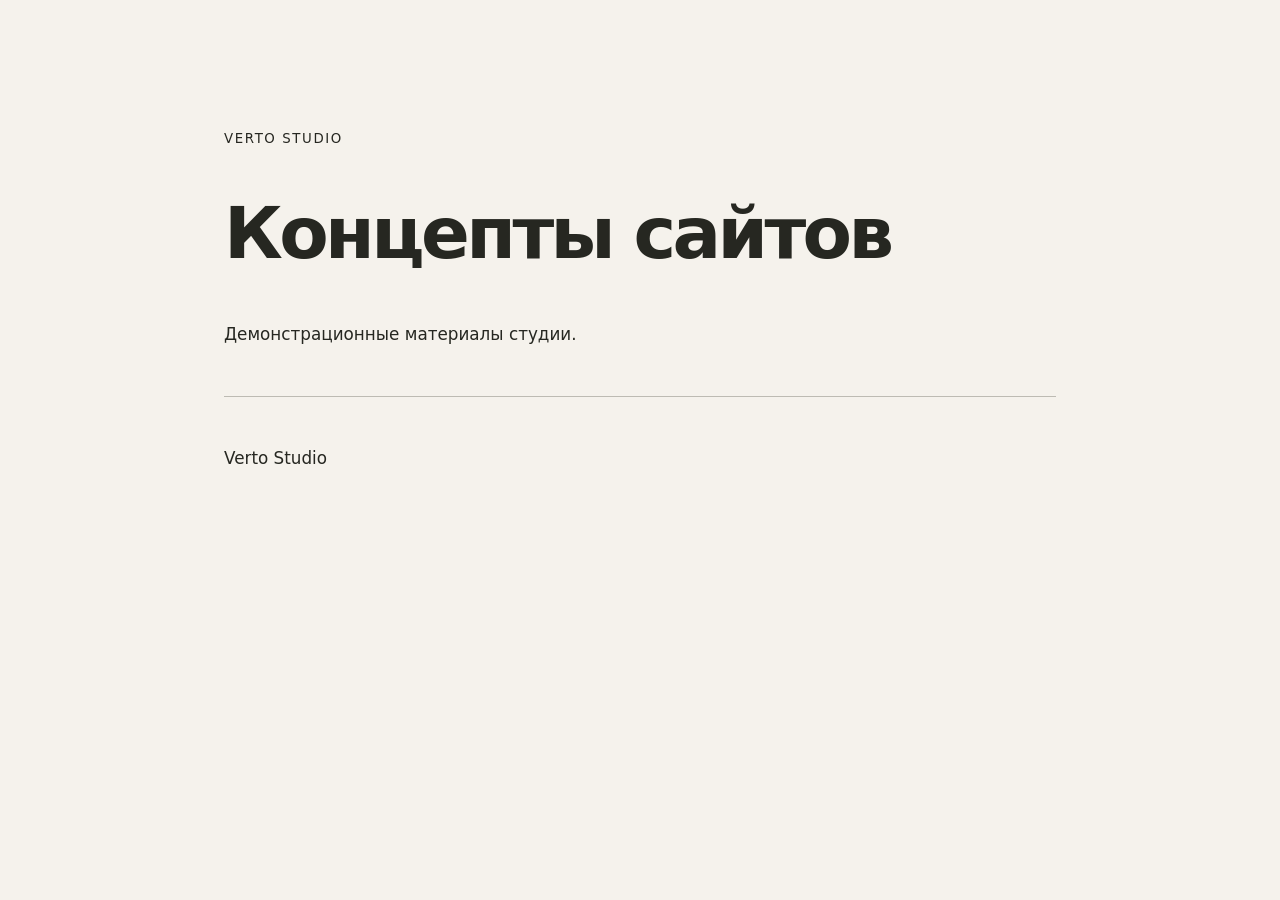
<file: index.html>
<!doctype html>
<html lang="ru"><head><meta charset="utf-8"><meta name="viewport" content="width=device-width,initial-scale=1"><meta name="robots" content="noindex,nofollow,noarchive"><meta name="description" content="Демонстрационные материалы Verto Studio."><meta http-equiv="Content-Security-Policy" content="default-src 'none'; style-src 'unsafe-inline'; img-src 'self'; base-uri 'none'; form-action 'none'"><link rel="icon" href="assets/favicon.svg" type="image/svg+xml"><title>Концепты — Verto Studio</title><style>body{margin:0;background:#f5f2ec;color:#262721;font-family:system-ui,sans-serif}main{max-width:52rem;margin:auto;padding:clamp(3rem,10vw,8rem) 1.5rem}p{font-size:1.05rem;line-height:1.6}h1{font-size:clamp(2.2rem,7vw,4.5rem);line-height:1.08;letter-spacing:-.05em}small{letter-spacing:.12em}hr{border:0;border-top:1px solid #bdbbb3;margin:3rem 0}</style></head><body><main><small>VERTO STUDIO</small><h1>Концепты сайтов</h1><p>Демонстрационные материалы студии.</p><hr><p>Verto Studio</p></main></body></html>
</file>
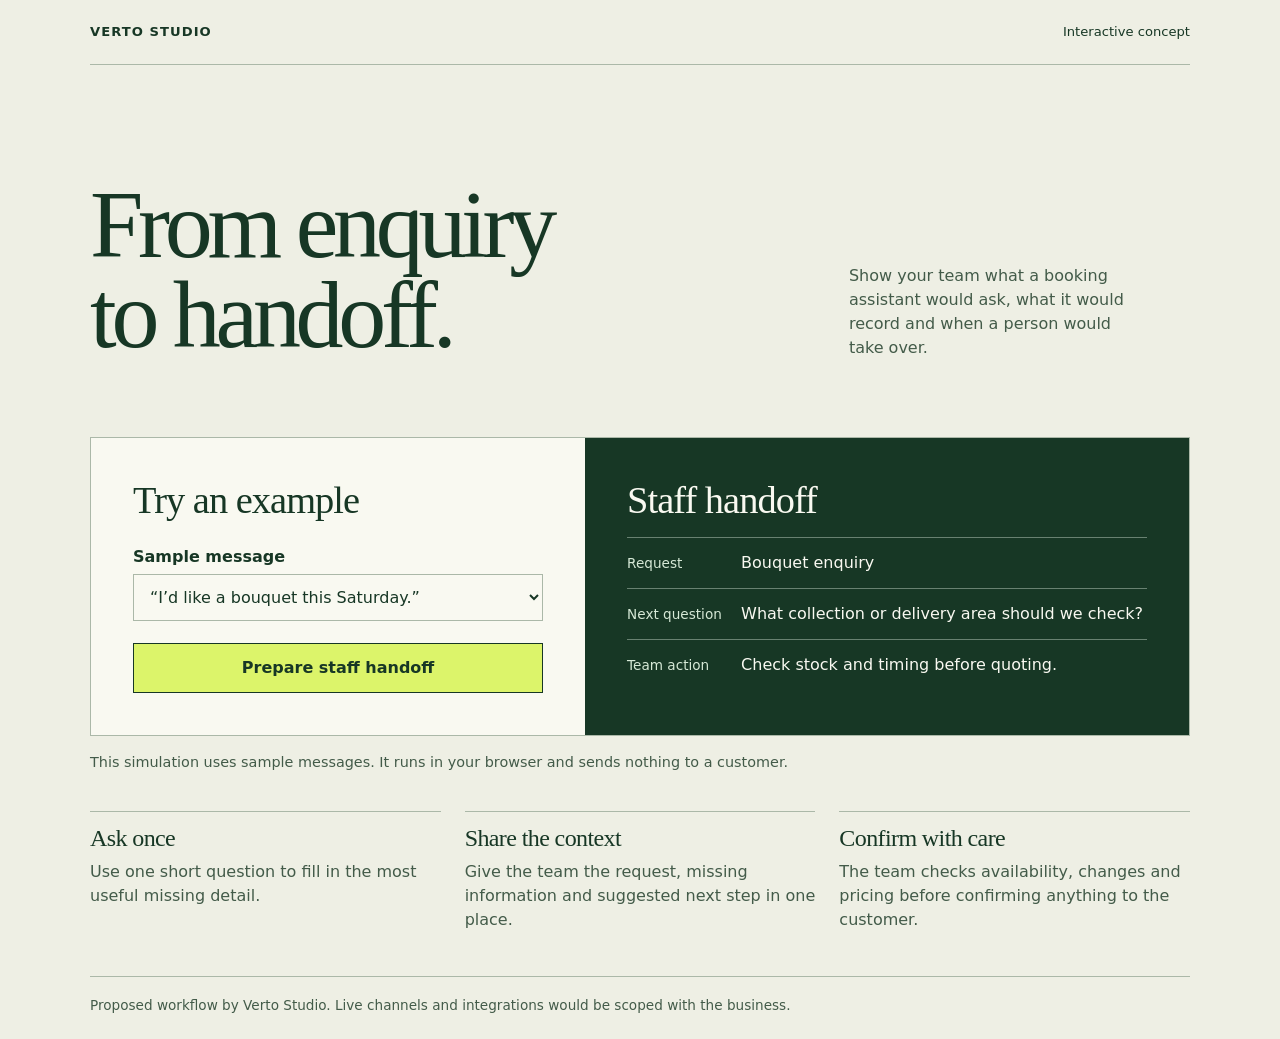
<file: automation-demo/index.html>
<!doctype html>
<html lang="en">
<head>
<meta charset="utf-8">
<meta name="viewport" content="width=device-width,initial-scale=1">
<meta name="robots" content="noindex,nofollow">
<link rel="icon" href="data:,">
<title>From enquiry to handoff · Verto Studio</title>
<style>
:root{color-scheme:light;--paper:#eeefe4;--ink:#173725;--soft:#435b49;--line:#abb8a8;--accent:#dcf46a;--white:#f9f9f1}
*{box-sizing:border-box}body{margin:0;background:var(--paper);color:var(--ink);font:16px/1.5 system-ui,sans-serif}
.wrap{width:min(1100px,calc(100% - 44px));margin:auto}header{padding:22px 0;display:flex;justify-content:space-between;gap:14px;border-bottom:1px solid var(--line);font-size:.82rem}header strong{letter-spacing:.08em;text-transform:uppercase}
.hero{padding:clamp(46px,9vw,115px) 0 clamp(40px,6vw,78px);display:grid;grid-template-columns:1.5fr .7fr;align-items:end;gap:28px}h1,h2,p{margin:0}h1{font:normal clamp(2.8rem,7.5vw,6.6rem)/.94 Georgia,serif;letter-spacing:-.055em}h2{font:normal clamp(1.7rem,3vw,2.5rem)/1.06 Georgia,serif;letter-spacing:-.025em}.hero p{max-width:29ch;color:var(--soft)}
.lab{display:grid;grid-template-columns:.9fr 1.1fr;border:1px solid var(--line)}.input,.output{padding:clamp(21px,4vw,42px)}.input{background:var(--white)}.output{background:var(--ink);color:var(--white)}label{display:block;font-weight:700;margin:24px 0 5px}select,button{font:inherit;width:100%;color:inherit;padding:12px;min-height:45px;border-radius:0}select{border:1px solid var(--line);background:transparent}button{margin-top:22px;background:var(--accent);border:1px solid var(--ink);font-weight:750;cursor:pointer}button:hover{background:#e4f993}button:focus-visible,select:focus-visible{outline:3px solid #337c49;outline-offset:3px}.output dl{margin:16px 0 0}.output div{border-top:1px solid #688171;padding:13px 0;display:grid;grid-template-columns:100px 1fr;align-items:baseline;gap:14px}.output dt{color:#d7e9d7;font-size:.85rem}.output dd{margin:0}.note{color:var(--soft);font-size:.9rem;margin:16px 0}.steps{margin:38px 0 44px;display:grid;grid-template-columns:repeat(3,1fr);gap:24px}.steps section{border-top:1px solid var(--line);padding-top:14px}.steps h2{font-size:1.5rem}.steps p{margin-top:8px;color:var(--soft)}footer{border-top:1px solid var(--line);padding:18px 0 24px;color:var(--soft);font-size:.85rem}
@media(max-width:680px){.wrap{width:calc(100% - 32px)}.hero,.lab,.steps{grid-template-columns:1fr}.hero{gap:18px}.steps{gap:18px}.output div{grid-template-columns:78px 1fr;gap:8px}}
</style>
</head>
<body><div class="wrap">
<header><strong>Verto Studio</strong><span>Interactive concept</span></header>
<main>
<section class="hero"><h1>From enquiry<br>to handoff.</h1><p>Show your team what a booking assistant would ask, what it would record and when a person would take over.</p></section>
<section class="lab" aria-label="Enquiry simulator">
<div class="input"><h2>Try an example</h2><label for="scenario">Sample message</label><select id="scenario"><option value="bouquet">“I’d like a bouquet this Saturday.”</option><option value="event">“Can you do flowers for our wedding?”</option><option value="change">“I need to change an order.”</option></select><button type="button" id="run">Prepare staff handoff</button></div>
<div class="output"><h2>Staff handoff</h2><dl aria-live="polite"><div><dt>Request</dt><dd id="request">Bouquet enquiry</dd></div><div><dt>Next question</dt><dd id="question">What collection or delivery area should we check?</dd></div><div><dt>Team action</dt><dd id="action">Check stock and timing before quoting.</dd></div></dl></div>
</section>
<p class="note">This simulation uses sample messages. It runs in your browser and sends nothing to a customer.</p>
<div class="steps">
<section><h2>Ask once</h2><p>Use one short question to fill in the most useful missing detail.</p></section>
<section><h2>Share the context</h2><p>Give the team the request, missing information and suggested next step in one place.</p></section>
<section><h2>Confirm with care</h2><p>The team checks availability, changes and pricing before confirming anything to the customer.</p></section>
</div>
</main><footer>Proposed workflow by Verto Studio. Live channels and integrations would be scoped with the business.</footer>
</div>
<script>
const scenarios={
  bouquet:['Bouquet enquiry','What collection or delivery area should we check?','Check stock and timing before quoting.'],
  event:['Wedding flowers','What are the event date and venue?','Route to the events team for a consultation.'],
  change:['Existing order change','What is the order reference?','Forward the request to a person for review.']
};
document.querySelector('#run').addEventListener('click',()=>{
  const output=scenarios[document.querySelector('#scenario').value];
  ['request','question','action'].forEach((id,index)=>{
    document.getElementById(id).textContent=output[index];
  });
});
</script>
</body></html>
</file>
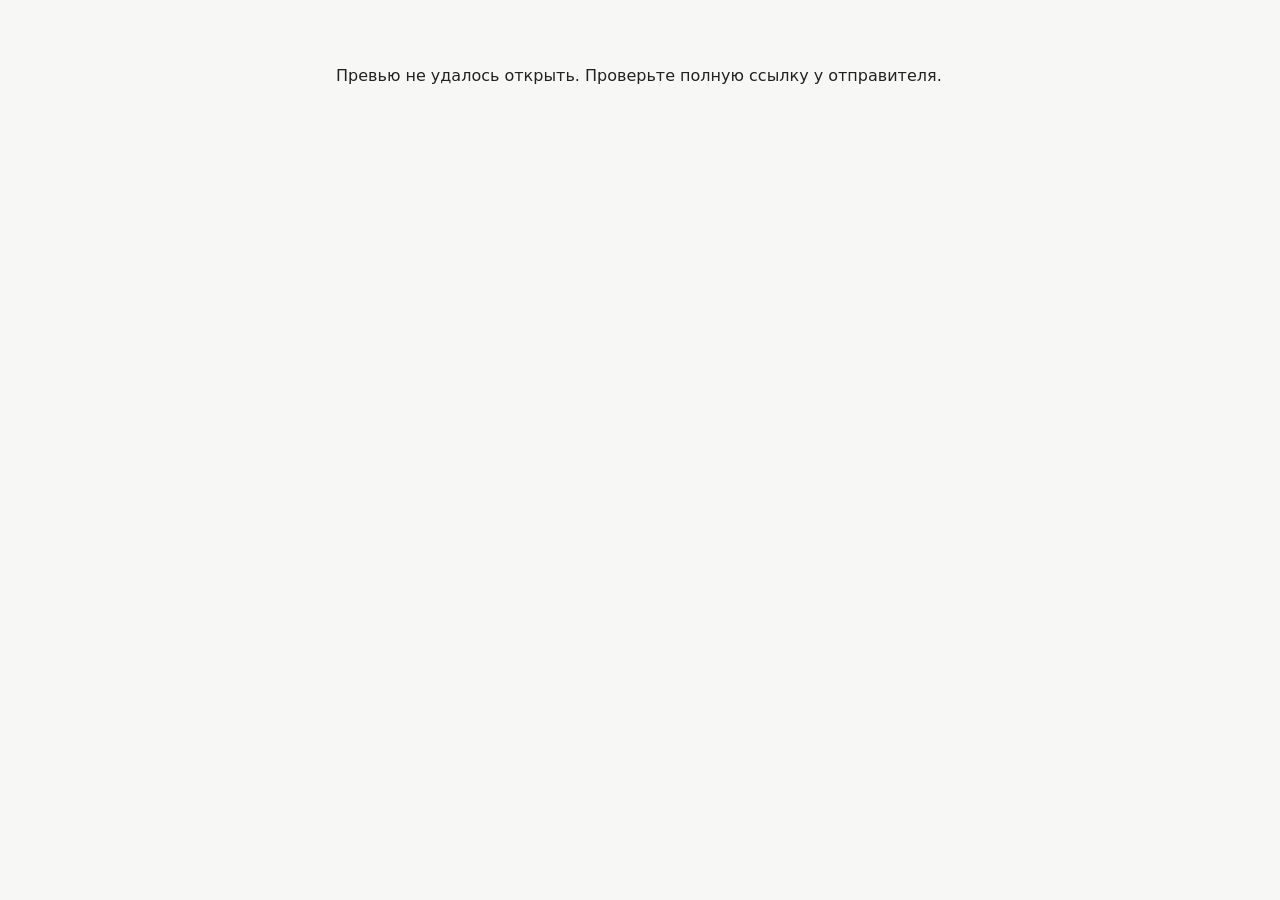
<file: falla-florist-demo/index.html>
<!doctype html><html lang="ru"><head><meta charset="utf-8"><meta name="viewport" content="width=device-width,initial-scale=1"><meta name="referrer" content="no-referrer"><meta name="robots" content="noindex,nofollow,noarchive"><meta http-equiv="Content-Security-Policy" content="default-src 'none'; script-src 'self' 'unsafe-inline'; style-src 'self' 'unsafe-inline'; img-src data:; connect-src 'self'; frame-src 'self' about:; form-action 'none'; base-uri 'none'; object-src 'none'"><link rel="icon" href="data:,"><link rel="stylesheet" href="loader.css"><title>Приватное превью</title><script src="loader.js" defer></script></head><body><p id="status" role="status">Открываем превью…</p><noscript>Для расшифровки превью включите JavaScript.</noscript><main id="preview"></main></body></html>
</file>
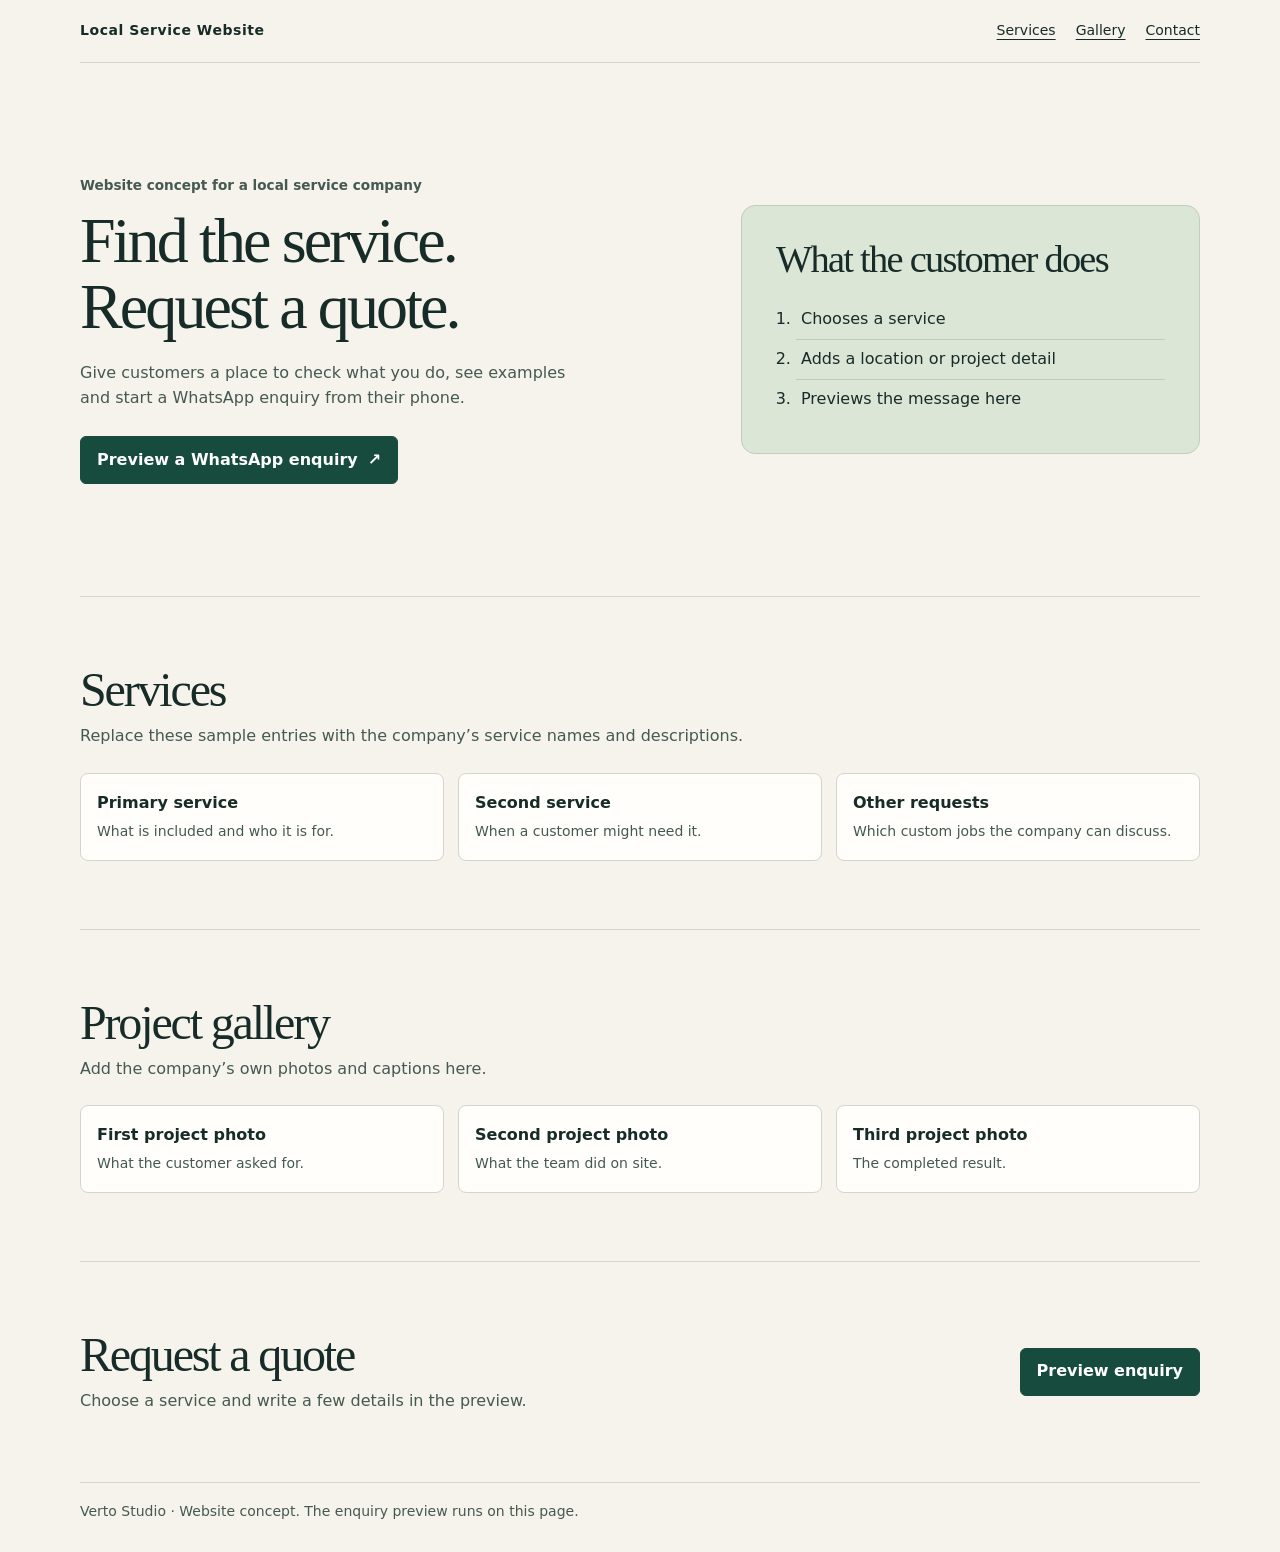
<file: local-service-website-concept/index.html>
<!doctype html>
<html lang="en">
<head>
  <meta charset="utf-8">
  <meta name="viewport" content="width=device-width, initial-scale=1">
  <meta name="robots" content="noindex, nofollow">
  <meta name="description" content="Verto Studio concept for a mobile-first local service website with a WhatsApp enquiry flow.">
  <title>Local Service Website · Verto Studio Concept</title>
  <link rel="icon" href="data:,">
  <style>
    :root { color-scheme: light; --paper: #f5f3eb; --ink: #172b28; --muted: #455952; --green: #174b3d; --line: #d1d7cc; --white: #fffefa; }
    *, *::before, *::after { box-sizing: border-box; }
    body { margin: 0; background: var(--paper); color: var(--ink); font: 1rem/1.55 system-ui, sans-serif; }
    a { color: inherit; }
    button, input, textarea, select { font: inherit; }
    button { cursor: pointer; }
    :focus-visible { outline: 3px solid #216a55; outline-offset: 4px; }
    .wrap { width: min(1120px, calc(100% - 48px)); margin-inline: auto; }
    .mast { display: flex; align-items: center; justify-content: space-between; flex-wrap: wrap; gap: 12px 24px; padding-block: 20px; border-bottom: 1px solid var(--line); }
    .mast strong { font-size: .875rem; letter-spacing: .04em; }
    nav { display: flex; flex-wrap: wrap; gap: 10px 20px; font-size: .875rem; }
    nav a { text-underline-offset: 4px; }
    .hero { display: grid; grid-template-columns: 1.12fr .88fr; gap: clamp(24px, 6vw, 88px); align-items: center; padding-block: clamp(48px, 9vw, 112px); }
    .eyebrow { margin: 0 0 12px; color: var(--muted); font-size: .85rem; font-weight: 650; }
    h1, h2 { margin: 0; font: 500 clamp(2rem, 5vw, 4.8rem)/1.04 Georgia, serif; letter-spacing: -.045em; }
    h2 { font-size: clamp(1.9rem, 4vw, 3rem); }
    .lede { max-width: 49ch; margin-block: 20px 26px; color: var(--muted); }
    .button { display: inline-flex; align-items: center; justify-content: center; gap: 10px; min-height: 48px; padding: 10px 16px; background: var(--green); color: #fff; border: 1px solid var(--green); border-radius: 6px; font-weight: 650; text-decoration: none; }
    .button:hover { background: #0e392d; }
    .button.secondary { background: var(--white); color: var(--green); }
    .preview { min-width: 0; padding: clamp(20px, 4vw, 34px); background: #dce6d7; border: 1px solid #c0cebd; border-radius: 14px; }
    .preview h2 { font-size: clamp(1.65rem, 3vw, 2.55rem); }
    .steps { margin: 20px 0 0; padding-left: 1.25em; }
    .steps li { padding: 7px 0 7px 5px; }
    .steps li + li { border-top: 1px solid #becdba; }
    .section { padding-block: clamp(30px, 6vw, 68px); border-top: 1px solid var(--line); }
    .section > p { margin: 9px 0 24px; color: var(--muted); }
    .items { display: grid; grid-template-columns: repeat(3, minmax(0, 1fr)); gap: 14px; }
    .item { min-width: 0; padding: 17px 16px; background: var(--white); border: 1px solid var(--line); border-radius: 8px; }
    .item h3 { margin: 0 0 5px; font-size: 1rem; }
    .item p { margin: 0; color: var(--muted); font-size: .875rem; }
    .request { display: flex; align-items: center; justify-content: space-between; flex-wrap: wrap; gap: 20px; }
    .request p { margin: 9px 0 0; color: var(--muted); }
    footer { padding: 18px 0 30px; border-top: 1px solid var(--line); color: var(--muted); font-size: .875rem; }
    dialog { width: min(465px, calc(100% - 32px)); max-height: calc(100dvh - 32px); border: 1px solid var(--line); border-radius: 12px; background: var(--white); color: var(--ink); padding: clamp(16px, 4vw, 25px); overflow: auto; }
    dialog::backdrop { background: #112a24a6; }
    dialog h2 { font-size: 1.9rem; }
    dialog p { color: var(--muted); font-size: .9rem; }
    label { display: grid; gap: 4px; margin: 12px 0; font-weight: 600; }
    select, textarea { width: 100%; background: #fff; color: var(--ink); padding: 8px; border: 1px solid #8da196; border-radius: 4px; resize: vertical; }
    .actions { display: flex; flex-wrap: wrap; gap: 9px; }
    #message { white-space: pre-wrap; overflow-wrap: anywhere; padding: 12px; background: #e8ede5; border-radius: 6px; }
    [hidden] { display: none; }
    @media (max-width: 750px) { .hero { grid-template-columns: 1fr; } }
    @media (max-width: 550px) { .wrap { width: calc(100% - 28px); } .items { grid-template-columns: 1fr; } }
  </style>
</head>
<body>
  <header class="wrap mast">
    <strong>Local Service Website</strong>
    <nav aria-label="Page sections"><a href="#services">Services</a><a href="#work">Gallery</a><a href="#contact">Contact</a></nav>
  </header>
  <main class="wrap">
    <section class="hero" aria-labelledby="hero-title">
      <div>
        <p class="eyebrow">Website concept for a local service company</p>
        <h1 id="hero-title">Find the service.<br>Request a quote.</h1>
        <p class="lede">Give customers a place to check what you do, see examples and start a WhatsApp enquiry from their phone.</p>
        <button class="button" type="button" data-enquiry>Preview a WhatsApp enquiry <span aria-hidden="true">↗</span></button>
      </div>
      <aside class="preview" aria-labelledby="preview-title">
        <h2 id="preview-title">What the customer does</h2>
        <ol class="steps"><li>Chooses a service</li><li>Adds a location or project detail</li><li>Previews the message here</li></ol>
      </aside>
    </section>
    <section class="section" id="services">
      <h2>Services</h2>
      <p>Replace these sample entries with the company’s service names and descriptions.</p>
      <div class="items">
        <article class="item"><h3>Primary service</h3><p>What is included and who it is for.</p></article>
        <article class="item"><h3>Second service</h3><p>When a customer might need it.</p></article>
        <article class="item"><h3>Other requests</h3><p>Which custom jobs the company can discuss.</p></article>
      </div>
    </section>
    <section class="section" id="work">
      <h2>Project gallery</h2>
      <p>Add the company’s own photos and captions here.</p>
      <div class="items">
        <article class="item"><h3>First project photo</h3><p>What the customer asked for.</p></article>
        <article class="item"><h3>Second project photo</h3><p>What the team did on site.</p></article>
        <article class="item"><h3>Third project photo</h3><p>The completed result.</p></article>
      </div>
    </section>
    <section class="section request" id="contact">
      <div><h2>Request a quote</h2><p>Choose a service and write a few details in the preview.</p></div>
      <button class="button" type="button" data-enquiry>Preview enquiry</button>
    </section>
  </main>
  <footer class="wrap">Verto Studio · Website concept. The enquiry preview runs on this page.</footer>
  <dialog id="enquiry" aria-labelledby="enquiry-title">
    <h2 id="enquiry-title">Preview an enquiry</h2>
    <p>Try it with sample details. This preview keeps the message on this page.</p>
    <form id="enquiry-form">
      <label>Service <select id="service"><option>Primary service</option><option>Second service</option><option>Other request</option></select></label>
      <label>Project details <textarea id="details" rows="3" maxlength="240" placeholder="Example: I’m in the city centre and would like an estimate."></textarea></label>
      <div class="actions"><button class="button" type="submit">Preview message</button><button class="button secondary" id="close" type="button">Close</button></div>
    </form>
    <p id="message" role="status" aria-live="polite" hidden></p>
  </dialog>
  <script>
    const dialog = document.querySelector('#enquiry');
    const message = document.querySelector('#message');
    document.querySelectorAll('[data-enquiry]').forEach(button => {
      button.addEventListener('click', () => dialog.showModal());
    });
    document.querySelector('#close').addEventListener('click', () => dialog.close());
    document.querySelector('#enquiry-form').addEventListener('submit', event => {
      event.preventDefault();
      const service = document.querySelector('#service').value;
      const details = document.querySelector('#details').value.trim();
      message.textContent = `Hi, I’d like a quote for ${service.toLowerCase()}.${details ? `\n${details}` : ''}`;
      message.hidden = false;
    });
  </script>
</body>
</html>
</file>
<file: falla-florist-demo/loader.css>
*{box-sizing:border-box}html,body{margin:0;width:100%;background:#f7f7f5;color:#222;font:16px/1.5 system-ui,sans-serif}#status{max-width:40rem;margin:3rem auto;padding:1rem}iframe{display:block;border:0;width:100%;min-height:300px}
</file>
